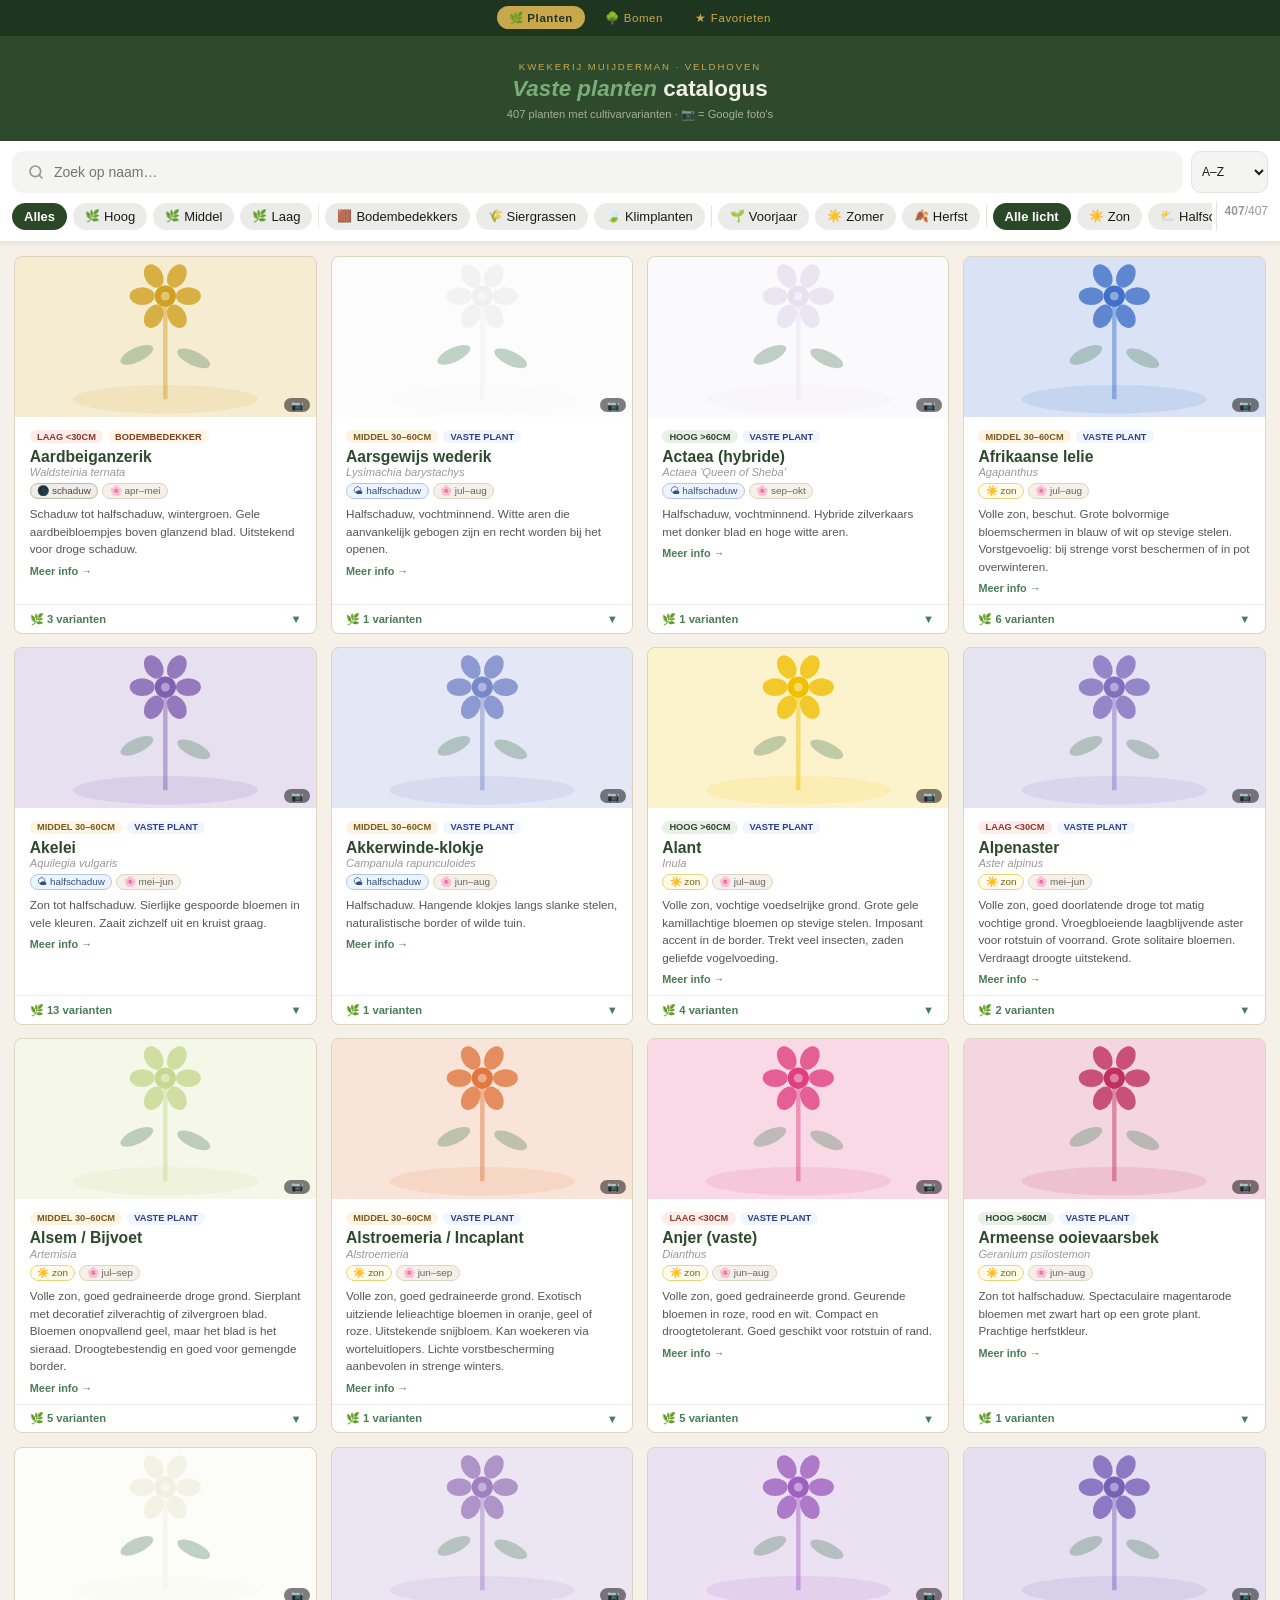
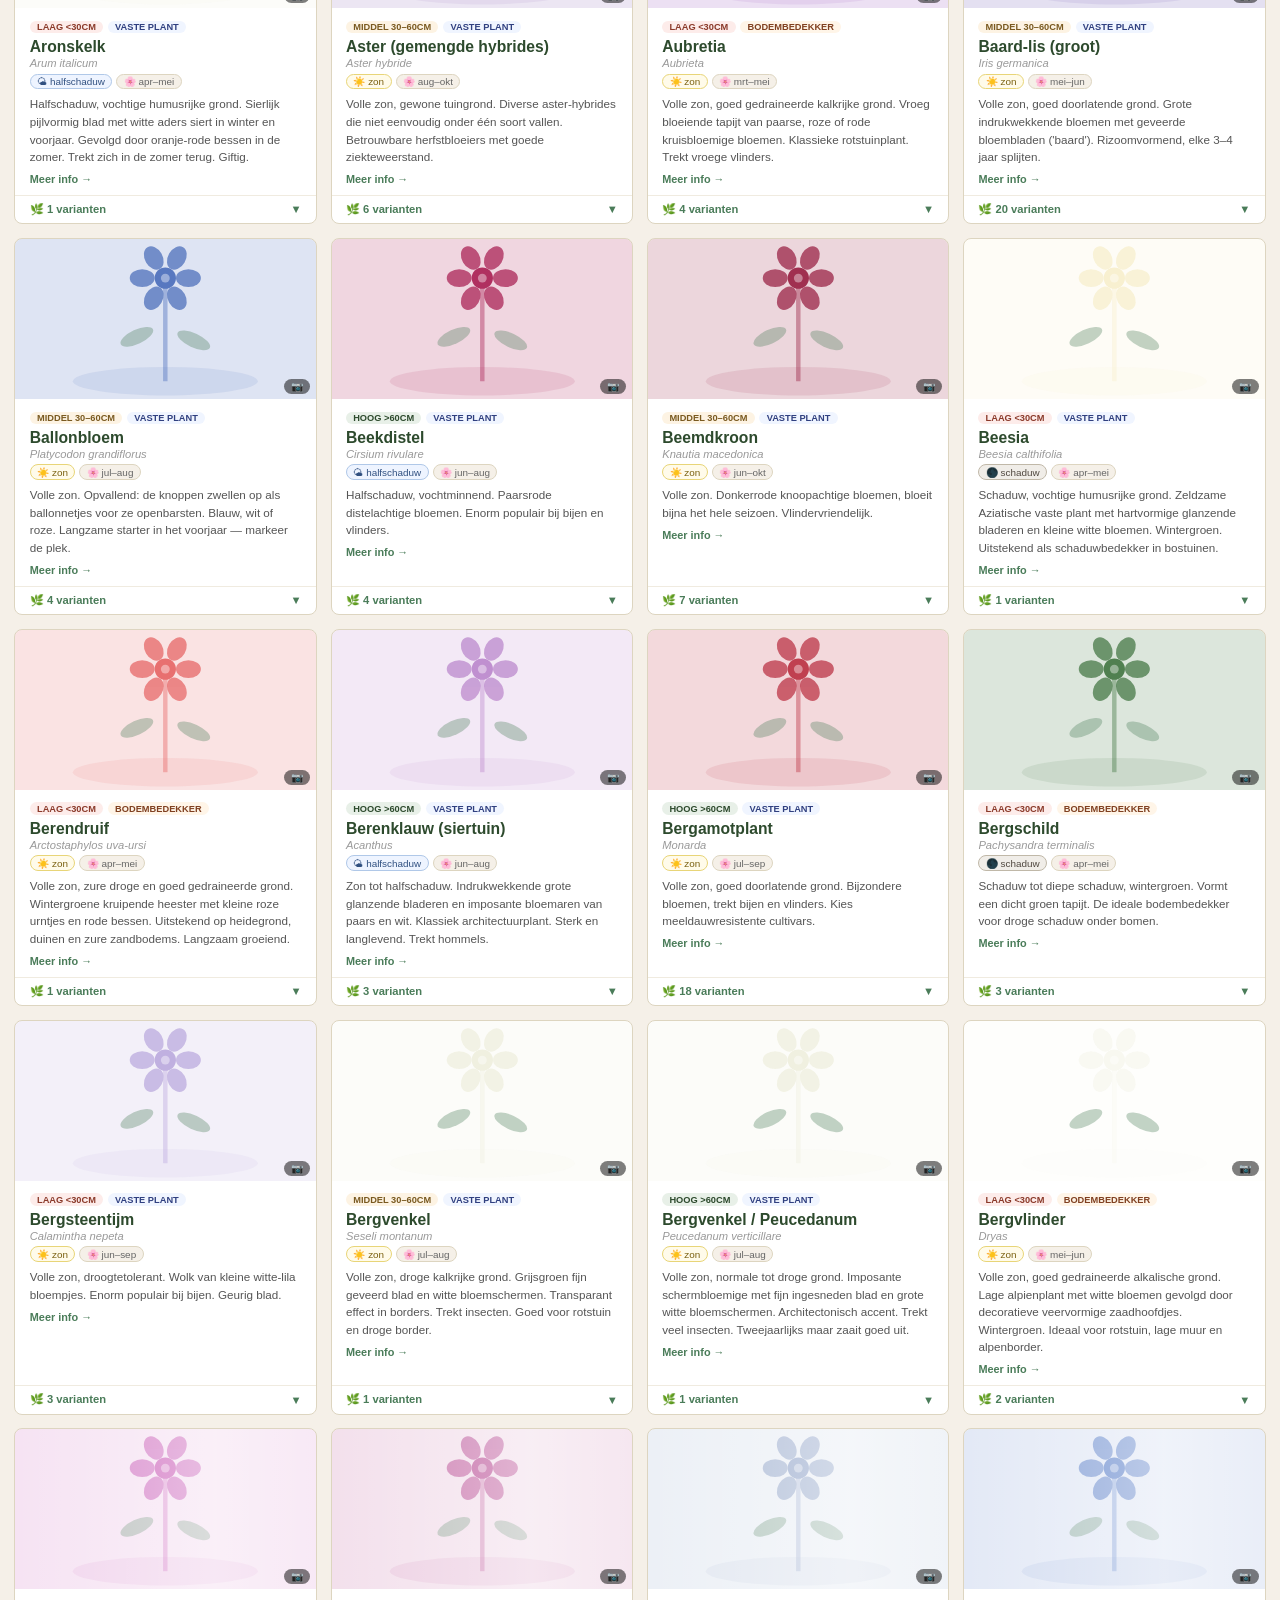
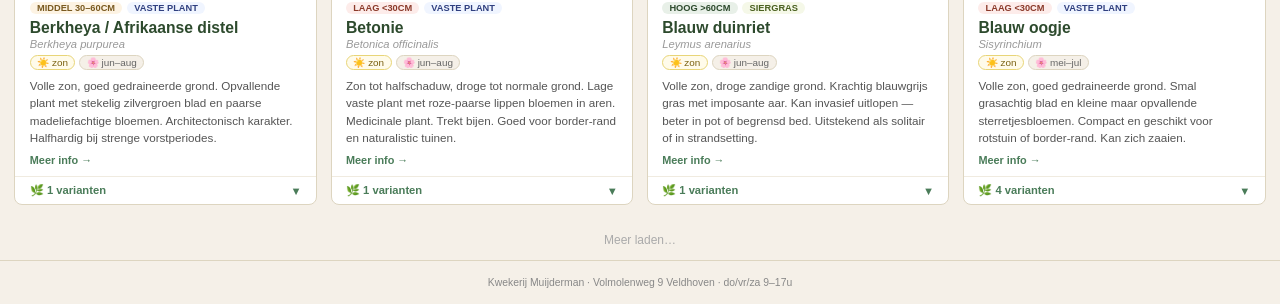
<file: index.html>
<!DOCTYPE html>
<html lang="nl">
<head>
<meta charset="UTF-8">
<meta name="viewport" content="width=device-width, initial-scale=1.0">
<title>Vaste Planten – Kwekerij Muijderman</title>
<link rel="stylesheet" href="css/shared.css">
<link rel="stylesheet" href="css/vaste-planten.css">
</head>
<body>

<nav>
  <a href="./index.html" class="actief">🌿 Planten</a>
  <a href="./bomen-heesters.html">🌳 Bomen</a>
  <a href="./favorieten.html">★ Favorieten</a>
</nav>

<header>
  <p class="sub">Kwekerij Muijderman · Veldhoven</p>
  <h1><em>Vaste planten</em> catalogus</h1>
  <p id="hdr-count"></p>
</header>

<div class="toolbar">
  <div class="toolbar-top">
    <div class="zoekbalk" id="zoekbalk">
      <svg width="16" height="16" viewBox="0 0 24 24" fill="none" stroke="#999" stroke-width="2.5" stroke-linecap="round"><circle cx="11" cy="11" r="8"/><line x1="21" y1="21" x2="16.65" y2="16.65"/></svg>
      <input id="search" type="search" placeholder="Zoek op naam…" autocomplete="off">
      <button id="search-clear" class="zoek-wis" aria-label="Wis zoekopdracht">✕</button>
    </div>
    <select id="sorteer">
      <option value="az">A–Z</option>
      <option value="za">Z–A</option>
      <option value="bloei">Bloeitijd</option>
    </select>
  </div>
  <div class="toolbar-chips-row">
    <div class="chips-scroll" id="chips-scroll">
      <button class="chip chip-actief" data-groep="hoogte" data-val="alles">Alles</button>
      <button class="chip" data-groep="hoogte" data-val="hoog"><span class="chip-emoji">🌿</span>Hoog</button>
      <button class="chip" data-groep="hoogte" data-val="middel"><span class="chip-emoji">🌿</span>Middel</button>
      <button class="chip" data-groep="hoogte" data-val="laag"><span class="chip-emoji">🌿</span>Laag</button>
      <div class="chip-divider"></div>
      <button class="chip" data-groep="type" data-val="bodembedekker"><span class="chip-emoji">🟫</span>Bodembedekkers</button>
      <button class="chip" data-groep="type" data-val="siergras"><span class="chip-emoji">🌾</span>Siergrassen</button>
      <button class="chip" data-groep="type" data-val="klimplant"><span class="chip-emoji">🍃</span>Klimplanten</button>
      <div class="chip-divider"></div>
      <button class="chip" data-groep="seizoen" data-val="voorjaar"><span class="chip-emoji">🌱</span>Voorjaar</button>
      <button class="chip" data-groep="seizoen" data-val="zomer"><span class="chip-emoji">☀️</span>Zomer</button>
      <button class="chip" data-groep="seizoen" data-val="herfst"><span class="chip-emoji">🍂</span>Herfst</button>
      <div class="chip-divider"></div>
      <button class="chip chip-actief" data-groep="licht" data-val="alle licht">Alle licht</button>
      <button class="chip" data-groep="licht" data-val="zon"><span class="chip-emoji">☀️</span>Zon</button>
      <button class="chip" data-groep="licht" data-val="halfschaduw"><span class="chip-emoji">⛅</span>Halfschaduw</button>
      <button class="chip" data-groep="licht" data-val="schaduw"><span class="chip-emoji">🌑</span>Schaduw</button>
      <div class="chip-divider"></div>
      <button class="chip" data-groep="fav" data-val="favorieten">★ Favorieten</button>
    </div>
    <div class="chip-teller">
      <div><span class="teller-getal" id="count">0</span><span class="teller-totaal" id="teller-totaal">/0</span></div>
      <button class="teller-wis" id="filter-wis">wis</button>
    </div>
  </div>
</div>

<div class="grid" id="grid"></div>
<div class="loader" id="loader"></div>
<footer>Kwekerij Muijderman · Volmolenweg 9 Veldhoven · do/vr/za 9–17u</footer>

<script src="js/shared.js"></script>
<script src="data/vaste-planten.js"></script>
<script src="js/vaste-planten.js"></script>
</body>
</html>
</file>
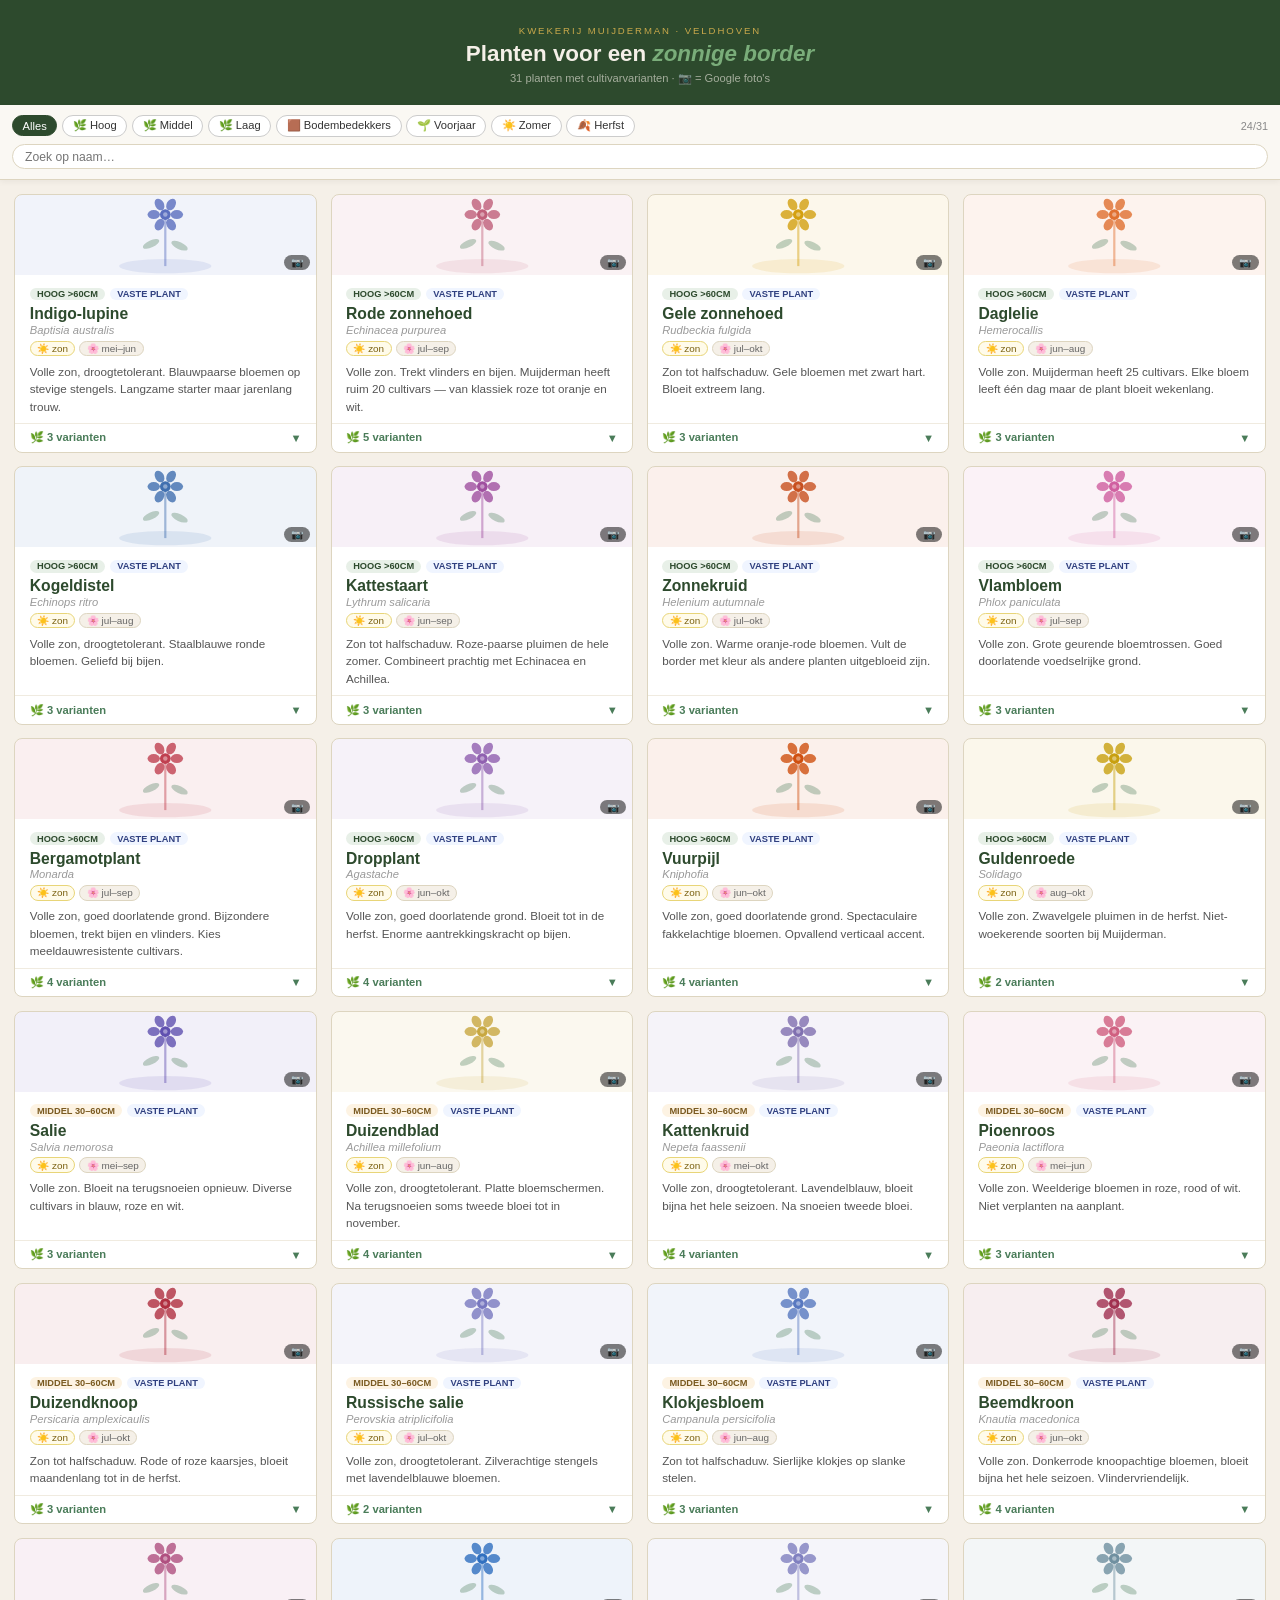
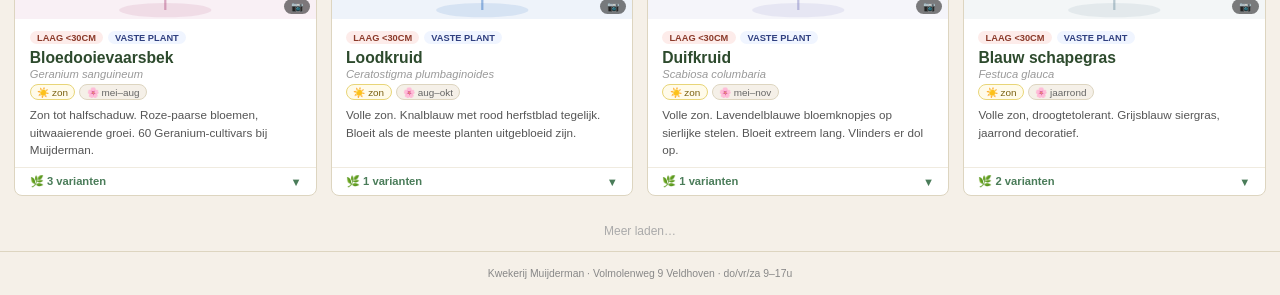
<file: Index.html>
<!DOCTYPE html>
<html lang="nl">
<head>
<meta charset="UTF-8">
<meta name="viewport" content="width=device-width, initial-scale=1.0">
<title>Zonnige Border – Kwekerij Muijderman</title>
<style>
*, *::before, *::after { box-sizing: border-box; margin: 0; padding: 0; }
body { font-family: sans-serif; background: #f5f0e8; color: #2a2a1e; min-height: 100vh; }

header { background: #2d4a2d; color: #f5f0e8; padding: 1.25rem 1.5rem; text-align: center; }
header .sub { font-size: 0.6rem; letter-spacing: 0.2em; text-transform: uppercase; color: #c8a84b; margin-bottom: 0.3rem; }
header h1 { font-size: 1.4rem; font-weight: bold; line-height: 1.2; }
header h1 em { color: #7aad7a; font-style: italic; }
header p { font-size: 0.7rem; color: rgba(245,240,232,0.6); margin-top: 0.3rem; }

.toolbar { background: #faf8f3; border-bottom: 1px solid #ddd5c0; padding: 0.6rem 0.75rem; position: sticky; top: 0; z-index: 10; box-shadow: 0 2px 6px rgba(0,0,0,0.05); display: flex; flex-direction: column; gap: 0.45rem; }
.filters { display: flex; flex-wrap: wrap; gap: 0.3rem; align-items: center; }
.filters button { border: 1px solid #ccc; background: white; color: #333; padding: 0.22rem 0.6rem; border-radius: 2rem; font-size: 0.7rem; cursor: pointer; transition: all 0.15s; }
.filters button.active { background: #2d4a2d; border-color: #2d4a2d; color: white; }
.count { margin-left: auto; font-size: 0.68rem; color: #888; white-space: nowrap; }
#search { border: 1px solid #ddd5c0; border-radius: 2rem; padding: 0.28rem 0.75rem; font-size: 0.76rem; outline: none; background: white; width: 100%; }

.grid { padding: 0.9rem; display: grid; grid-template-columns: repeat(auto-fill, minmax(240px, 1fr)); gap: 0.85rem; }

.card { background: white; border-radius: 8px; overflow: hidden; border: 1px solid #ddd5c0; display: flex; flex-direction: column; }
.card-img { position: relative; }
.card-img svg { width: 100%; height: 80px; display: block; }
.photo-link { position: absolute; bottom: 5px; right: 6px; background: rgba(0,0,0,0.5); color: white; font-size: 0.62rem; padding: 0.12rem 0.45rem; border-radius: 2rem; text-decoration: none; }
.card-body { padding: 0.8rem 0.9rem 0; flex: 1; }
.badges { display: flex; gap: 0.3rem; flex-wrap: wrap; margin-bottom: 0.3rem; }
.badge { font-size: 0.58rem; padding: 0.08rem 0.45rem; border-radius: 2rem; text-transform: uppercase; font-weight: 600; }
.badge-hoog { background: #e8f0e8; color: #2d4a2d; }
.badge-middel { background: #fdf3e3; color: #7a5a20; }
.badge-laag { background: #fdecea; color: #8b3a2a; }
.badge-vaste { background: #f0f5ff; color: #304080; }
.badge-bodem { background: #fff5e8; color: #804020; }
.card-name { font-size: 0.98rem; font-weight: bold; color: #2d4a2d; line-height: 1.2; }
.card-latin { font-style: italic; font-size: 0.7rem; color: #999; margin-bottom: 0.3rem; }
.pills { display: flex; gap: 0.25rem; flex-wrap: wrap; margin-bottom: 0.4rem; }
.pill { font-size: 0.62rem; padding: 0.08rem 0.4rem; border-radius: 2rem; }
.pill-sun { background: #fffbea; border: 1px solid #e8d578; color: #7a6010; }
.pill-bloom { background: #f5f0e8; border: 1px solid #ddd5c0; color: #666; }
.card-desc { font-size: 0.73rem; color: #555; line-height: 1.5; }
.cultivar-toggle { width: 100%; background: none; border: none; border-top: 1px solid #f0ebe0; margin-top: 0.5rem; padding: 0.45rem 0.9rem; text-align: left; cursor: pointer; font-size: 0.7rem; color: #4a7c59; font-weight: 600; display: flex; justify-content: space-between; align-items: center; }
.cultivars { border-top: 1px solid #f0ebe0; background: #faf8f3; padding: 0.5rem 0.9rem 0.7rem; display: none; }
.cultivars.open { display: block; }
.cultivar { margin-bottom: 0.5rem; padding-bottom: 0.5rem; border-bottom: 1px solid #ede8dc; }
.cultivar:last-child { margin-bottom: 0; padding-bottom: 0; border-bottom: none; }
.cv-header { display: flex; justify-content: space-between; align-items: flex-start; }
.cv-name { font-size: 0.75rem; font-weight: 600; color: #2d4a2d; }
.cv-height { font-size: 0.65rem; color: #888; margin-left: 0.35rem; }
.cv-photo { font-size: 0.65rem; color: #4a7c59; text-decoration: none; white-space: nowrap; margin-left: 0.4rem; }
.cv-color { display: flex; gap: 0.3rem; align-items: center; margin-top: 0.15rem; }
.cv-dot { width: 9px; height: 9px; border-radius: 50%; flex-shrink: 0; }
.cv-kleur { font-size: 0.65rem; color: #777; }
.cv-tip { font-size: 0.68rem; color: #666; margin-top: 0.18rem; line-height: 1.45; }

.loader { height: 40px; display: flex; align-items: center; justify-content: center; font-size: 0.75rem; color: #aaa; }
footer { text-align: center; padding: 1rem; font-size: 0.65rem; color: #888; border-top: 1px solid #ddd5c0; }

/* ============================================================
   PLANTEN TOEVOEGEN: kopieer een blok hieronder en pas aan.
   Velden: n=naam, l=latijn, h=hoog/middel/laag,
   s=voorjaar/zomer/herfst, b=bloeitijd, c=kleurcode (#rrggbb),
   cat=vaste plant/bodembedekker, d=beschrijving,
   cv=array van cultivars met name/kleur/hoogte/tip
   ============================================================ */
</style>
</head>
<body>

<header>
  <p class="sub">Kwekerij Muijderman · Veldhoven</p>
  <h1>Planten voor een <em>zonnige border</em></h1>
  <p id="hdr-count"></p>
</header>

<div class="toolbar">
  <div class="filters" id="filters">
    <button class="active" data-filter="all">Alles</button>
    <button data-filter="hoog">🌿 Hoog</button>
    <button data-filter="middel">🌿 Middel</button>
    <button data-filter="laag">🌿 Laag</button>
    <button data-filter="bodembedekker">🟫 Bodembedekkers</button>
    <button data-filter="voorjaar">🌱 Voorjaar</button>
    <button data-filter="zomer">☀️ Zomer</button>
    <button data-filter="herfst">🍂 Herfst</button>
    <span class="count" id="count"></span>
  </div>
  <input id="search" type="search" placeholder="Zoek op naam…">
</div>

<div class="grid" id="grid"></div>
<div class="loader" id="loader"></div>
<footer>Kwekerij Muijderman · Volmolenweg 9 Veldhoven · do/vr/za 9–17u</footer>

<script>
// ============================================================
// PLANTENLIJST — voeg hier planten toe of pas ze aan
// ============================================================
const PLANTS = [
  { n:"Indigo-lupine", l:"Baptisia australis", h:"hoog", s:"voorjaar", b:"mei–jun", c:"#5b6fbf", cat:"vaste plant", d:"Volle zon, droogtetolerant. Blauwpaarse bloemen op stevige stengels. Langzame starter maar jarenlang trouw.", cv:[{name:"australis",kleur:"blauwpaars",hoogte:"120cm",tip:"De klassieke soort, meest winterhard"},{name:"'Purple Smoke'",kleur:"blauwpaars",hoogte:"100cm",tip:"Rookpaarse stengels, iets compacter"},{name:"'Pale Spire'",kleur:"crèmewit",hoogte:"80cm",tip:"Elegante witte aren, smaller van vorm"}]},
  { n:"Rode zonnehoed", l:"Echinacea purpurea", h:"hoog", s:"zomer", b:"jul–sep", c:"#c0607a", cat:"vaste plant", d:"Volle zon. Trekt vlinders en bijen. Muijderman heeft ruim 20 cultivars — van klassiek roze tot oranje en wit.", cv:[{name:"'Magnus'",kleur:"roze-paars",hoogte:"90cm",tip:"Klassieker, platte horizontale bloemblaadjes"},{name:"'White Swan'",kleur:"wit",hoogte:"80cm",tip:"Stijlvolle witte variant met bruin hart"},{name:"'Tomato Soup'",kleur:"tomaatrood",hoogte:"75cm",tip:"Opvallende rode kleur, compact"},{name:"'Green Jewel'",kleur:"geelgroen",hoogte:"60cm",tip:"Bijzondere groene kleur, echte blikvanger"},{name:"'Rubinstern'",kleur:"robijnrood",hoogte:"90cm",tip:"Sterk terugbuigende bloemblaadjes"}]},
  { n:"Gele zonnehoed", l:"Rudbeckia fulgida", h:"hoog", s:"zomer", b:"jul–okt", c:"#d4a010", cat:"vaste plant", d:"Zon tot halfschaduw. Gele bloemen met zwart hart. Bloeit extreem lang.", cv:[{name:"'Goldsturm'",kleur:"geel",hoogte:"70cm",tip:"De absolute klassieker, zeer robuust"},{name:"'Little Goldstar'",kleur:"geel",hoogte:"40cm",tip:"Compact, ideaal voor kleinere borders"},{name:"subtomentosa",kleur:"geel",hoogte:"130cm",tip:"Hoge soort, sterk vertakt en rijk bloeiend"}]},
  { n:"Daglelie", l:"Hemerocallis", h:"hoog", s:"zomer", b:"jun–aug", c:"#e07030", cat:"vaste plant", d:"Volle zon. Muijderman heeft 25 cultivars. Elke bloem leeft één dag maar de plant bloeit wekenlang.", cv:[{name:"citrina",kleur:"lichtgeel",hoogte:"90cm",tip:"Heerlijk geurend, bloeit 's avonds"},{name:"'Arctic Snow'",kleur:"crèmewit",hoogte:"60cm",tip:"Zeldzame lichte kleur, lang bloeiend"},{name:"'Edge Ahead'",kleur:"lavendelpaars",hoogte:"60cm",tip:"Bijzondere paarse tint, brede bloem"}]},
  { n:"Kogeldistel", l:"Echinops ritro", h:"hoog", s:"zomer", b:"jul–aug", c:"#4070b0", cat:"vaste plant", d:"Volle zon, droogtetolerant. Staalblauwe ronde bloemen. Geliefd bij bijen.", cv:[{name:"ritro",kleur:"staalsblauw",hoogte:"90cm",tip:"De soort, stevige bolvormige bloemen"},{name:"'Veitch's Blue'",kleur:"diepblauw",hoogte:"100cm",tip:"Intensere blauwe kleur dan de soort"},{name:"'Platinum Blue'",kleur:"lichtblauw",hoogte:"80cm",tip:"Zilverachtige stengels, zachter blauw"}]},
  { n:"Kattestaart", l:"Lythrum salicaria", h:"hoog", s:"zomer", b:"jun–sep", c:"#a050a0", cat:"vaste plant", d:"Zon tot halfschaduw. Roze-paarse pluimen de hele zomer. Combineert prachtig met Echinacea en Achillea.", cv:[{name:"salicaria",kleur:"roze-paars",hoogte:"100cm",tip:"De wilde soort, meest naturalistisch"},{name:"'Feuerkerze'",kleur:"vuurrood",hoogte:"100cm",tip:"Intensere kleur dan de soort"},{name:"'Blush'",kleur:"lichtroze",hoogte:"80cm",tip:"Zachte pasteltint, eleganter van karakter"}]},
  { n:"Zonnekruid", l:"Helenium autumnale", h:"hoog", s:"herfst", b:"jul–okt", c:"#c85020", cat:"vaste plant", d:"Volle zon. Warme oranje-rode bloemen. Vult de border met kleur als andere planten uitgebloeid zijn.", cv:[{name:"'Moerheim Beauty'",kleur:"roodbruin",hoogte:"90cm",tip:"Rijke bruinrode kleur, klassiek"},{name:"'Sahin's Early Flowerer'",kleur:"oranje-geel",hoogte:"100cm",tip:"Bloeit al vanaf juni"},{name:"'Rubinzwerg'",kleur:"robijnrood",hoogte:"60cm",tip:"Compact, geen staken nodig"}]},
  { n:"Vlambloem", l:"Phlox paniculata", h:"hoog", s:"zomer", b:"jul–sep", c:"#d060a0", cat:"vaste plant", d:"Volle zon. Grote geurende bloemtrossen. Goed doorlatende voedselrijke grond.", cv:[{name:"'Amethyst'",kleur:"lila-paars",hoogte:"80cm",tip:"Klassiek lila, fraai geurend"},{name:"amplifolia 'Minnehaha'",kleur:"roze-wit",hoogte:"120cm",tip:"Grote trossen, meeldauwresistent"},{name:"amplifolia 'Kleine Augustern'",kleur:"lavendelroze",hoogte:"100cm",tip:"Compact, rijke bloei"}]},
  { n:"Bergamotplant", l:"Monarda", h:"hoog", s:"zomer", b:"jul–sep", c:"#c04050", cat:"vaste plant", d:"Volle zon, goed doorlatende grond. Bijzondere bloemen, trekt bijen en vlinders. Kies meeldauwresistente cultivars.", cv:[{name:"'Gardenview Scarlet'",kleur:"scharlakenrood",hoogte:"130cm",tip:"Groot en opvallend, vrij meeldauwvrij"},{name:"'Fireball'",kleur:"vuurrood",hoogte:"80cm",tip:"Compacte vorm, intensere kleur"},{name:"'Praerienacht'",kleur:"paarslila",hoogte:"120cm",tip:"Klassieke lila, goed winterhard"},{name:"'Schneewittchen'",kleur:"wit",hoogte:"100cm",tip:"Zeldzame witte variant, elegant"}]},
  { n:"Dropplant", l:"Agastache", h:"hoog", s:"zomer", b:"jun–okt", c:"#9060b0", cat:"vaste plant", d:"Volle zon, goed doorlatende grond. Bloeit tot in de herfst. Enorme aantrekkingskracht op bijen.", cv:[{name:"'Black Adder'",kleur:"blauwpaars",hoogte:"100cm",tip:"Lange donkere aren, zeer robuust"},{name:"'Blue Fortune'",kleur:"blauw",hoogte:"80cm",tip:"Klassiek, zeer lang bloeiend"},{name:"'Purple Haze'",kleur:"paars",hoogte:"80cm",tip:"Compact, stevige stelen"},{name:"'Little Adder'",kleur:"blauwpaars",hoogte:"40cm",tip:"Dwergvorm, ook voor kuipen"}]},
  { n:"Vuurpijl", l:"Kniphofia", h:"hoog", s:"zomer", b:"jun–okt", c:"#d05010", cat:"vaste plant", d:"Volle zon, goed doorlatende grond. Spectaculaire fakkelachtige bloemen. Opvallend verticaal accent.", cv:[{name:"'Alcazar'",kleur:"oranjerood",hoogte:"120cm",tip:"Indrukwekkende hoge soort"},{name:"'Orange Vanilla Popsicle'",kleur:"oranje-crème",hoogte:"60cm",tip:"Compact, tweekleurig"},{name:"'Little Maid'",kleur:"crèmewit",hoogte:"60cm",tip:"Subtiel, zachte crème-ivoor kleur"},{name:"'Redhot Popsicle'",kleur:"vuurrood",hoogte:"60cm",tip:"Compact en felrood, lange bloei"}]},
  { n:"Guldenroede", l:"Solidago", h:"hoog", s:"herfst", b:"aug–okt", c:"#c8a010", cat:"vaste plant", d:"Volle zon. Zwavelgele pluimen in de herfst. Niet-woekerende soorten bij Muijderman.", cv:[{name:"'Fireworks'",kleur:"zwavelgeel",hoogte:"140cm",tip:"Spectaculaire boogvormige bloeiwijze"},{name:"'Loysder Crown'",kleur:"lichtgeel",hoogte:"100cm",tip:"Compacter, elegantere pluimen"}]},
  { n:"Salie", l:"Salvia nemorosa", h:"middel", s:"zomer", b:"mei–sep", c:"#6050b0", cat:"vaste plant", d:"Volle zon. Bloeit na terugsnoeien opnieuw. Diverse cultivars in blauw, roze en wit.", cv:[{name:"'Caradonna'",kleur:"blauwpaars",hoogte:"80cm",tip:"Klassieker met donkere stengels"},{name:"'Rose Queen'",kleur:"roze",hoogte:"65cm",tip:"Warme roze tint, goede tweede bloei"},{name:"'Amethyst'",kleur:"lilaroze",hoogte:"70cm",tip:"Zachte pastellila, bloeit laat door"}]},
  { n:"Duizendblad", l:"Achillea millefolium", h:"middel", s:"zomer", b:"jun–aug", c:"#c8a840", cat:"vaste plant", d:"Volle zon, droogtetolerant. Platte bloemschermen. Na terugsnoeien soms tweede bloei tot in november.", cv:[{name:"'Paprika'",kleur:"rood-oranje",hoogte:"60cm",tip:"Warme rode kleur, verbleekt fraai naar zalm"},{name:"'Cerise Queen'",kleur:"donkerroze",hoogte:"60cm",tip:"Rijke donkerroze kleur"},{name:"'Lilac Beauty'",kleur:"lila",hoogte:"60cm",tip:"Zachte lila tint, fijne combinatieplant"},{name:"'Peter Cottontail'",kleur:"wit",hoogte:"50cm",tip:"Zeer rijke bloeier, sneeuwwit"}]},
  { n:"Kattenkruid", l:"Nepeta faassenii", h:"middel", s:"zomer", b:"mei–okt", c:"#8070b0", cat:"vaste plant", d:"Volle zon, droogtetolerant. Lavendelblauw, bloeit bijna het hele seizoen. Na snoeien tweede bloei.", cv:[{name:"'Walker's Low'",kleur:"lavendelblauw",hoogte:"60cm",tip:"Meest populair, breed uitwaaierend"},{name:"'Six Hills Giant'",kleur:"blauwpaars",hoogte:"80cm",tip:"Grootste cultivar, imposante plant"},{name:"'Kit Cat'",kleur:"lichtblauw",hoogte:"30cm",tip:"Compact, ideaal voor borderrand"},{name:"'Snowflake'",kleur:"wit",hoogte:"40cm",tip:"Zeldzame witte variant, fris karakter"}]},
  { n:"Pioenroos", l:"Paeonia lactiflora", h:"middel", s:"voorjaar", b:"mei–jun", c:"#d06080", cat:"vaste plant", d:"Volle zon. Weelderige bloemen in roze, rood of wit. Niet verplanten na aanplant.", cv:[{name:"lactiflora",kleur:"roze",hoogte:"80cm",tip:"De soort, enkelvoudig en luchtig"},{name:"'Sarah Bernhardt'",kleur:"zachtroze",hoogte:"90cm",tip:"Gevuld, heerlijk geurend, klassieker"},{name:"'Karl Rosenfield'",kleur:"donkerrood",hoogte:"90cm",tip:"Rijkgevuld, intens rood"}]},
  { n:"Duizendknoop", l:"Persicaria amplexicaulis", h:"middel", s:"zomer", b:"jul–okt", c:"#b03040", cat:"vaste plant", d:"Zon tot halfschaduw. Rode of roze kaarsjes, bloeit maandenlang tot in de herfst.", cv:[{name:"'Blackfield'",kleur:"donkerrood",hoogte:"80cm",tip:"Diep donkerrood, compact"},{name:"bistorta 'Superbum'",kleur:"lichtroze",hoogte:"70cm",tip:"Zachte roze kleur, vroegst bloeiend"},{name:"polymorpha",kleur:"roomwit",hoogte:"170cm",tip:"Grote struikachtige soort, imposant"}]},
  { n:"Russische salie", l:"Perovskia atriplicifolia", h:"middel", s:"zomer", b:"jul–okt", c:"#7878c0", cat:"vaste plant", d:"Volle zon, droogtetolerant. Zilverachtige stengels met lavendelblauwe bloemen.", cv:[{name:"atriplicifolia",kleur:"lavendelblauw",hoogte:"100cm",tip:"De soort, luchtig en sierlijk"},{name:"'Blue Spire'",kleur:"diepblauw",hoogte:"120cm",tip:"Intensere kleur, breed uitwaaierend"}]},
  { n:"Klokjesbloem", l:"Campanula persicifolia", h:"middel", s:"zomer", b:"jun–aug", c:"#5878c0", cat:"vaste plant", d:"Zon tot halfschaduw. Sierlijke klokjes op slanke stelen.", cv:[{name:"persicifolia",kleur:"blauw",hoogte:"80cm",tip:"De soort, klassiek lichtblauw"},{name:"persicifolia 'Alba'",kleur:"wit",hoogte:"80cm",tip:"Witte variant, fris en elegant"},{name:"poscharskyana",kleur:"lavendelblauw",hoogte:"20cm",tip:"Kruipende vorm, ideaal voor borderrand"}]},
  { n:"Beemdkroon", l:"Knautia macedonica", h:"middel", s:"zomer", b:"jun–okt", c:"#a03050", cat:"vaste plant", d:"Volle zon. Donkerrode knoopachtige bloemen, bloeit bijna het hele seizoen. Vlindervriendelijk.", cv:[{name:"macedonica",kleur:"donkerrood",hoogte:"100cm",tip:"De soort, meest robuust"},{name:"'Mars Midget'",kleur:"donkerrood",hoogte:"50cm",tip:"Compacte dwergvorm"},{name:"'Red Knight'",kleur:"scharlakenrood",hoogte:"80cm",tip:"Intensere rode kleur"},{name:"arvensis",kleur:"lila",hoogte:"80cm",tip:"Inheemse soort, lichter lila"}]},
  { n:"Bloedooievaarsbek", l:"Geranium sanguineum", h:"laag", s:"zomer", b:"mei–aug", c:"#b05080", cat:"vaste plant", d:"Zon tot halfschaduw. Roze-paarse bloemen, uitwaaierende groei. 60 Geranium-cultivars bij Muijderman.", cv:[{name:"sanguineum",kleur:"roze-paars",hoogte:"30cm",tip:"De soort, meest droogtetolerant"},{name:"'Vision Violet'",kleur:"violet",hoogte:"25cm",tip:"Intensere paarse kleur, compacte bol"},{name:"'Elke'",kleur:"roze",hoogte:"30cm",tip:"Helderroze met wit hart, lang bloeiend"}]},
  { n:"Loodkruid", l:"Ceratostigma plumbaginoides", h:"laag", s:"herfst", b:"aug–okt", c:"#3070c0", cat:"vaste plant", d:"Volle zon. Knalblauw met rood herfstblad tegelijk. Bloeit als de meeste planten uitgebloeid zijn.", cv:[{name:"plumbaginoides",kleur:"kobaltblauw",hoogte:"25cm",tip:"Uitstekende bodembedekker, wintergroen"}]},
  { n:"Duifkruid", l:"Scabiosa columbaria", h:"laag", s:"zomer", b:"mei–nov", c:"#8080c0", cat:"vaste plant", d:"Volle zon. Lavendelblauwe bloemknopjes op sierlijke stelen. Bloeit extreem lang. Vlinders er dol op.", cv:[{name:"'Butterfly Blue'",kleur:"lavendelblauw",hoogte:"35cm",tip:"Langstbloeiende cultivar, mei tot november"}]},
  { n:"Blauw schapegras", l:"Festuca glauca", h:"laag", s:"zomer", b:"jaarrond", c:"#7090a0", cat:"vaste plant", d:"Volle zon, droogtetolerant. Grijsblauw siergras, jaarrond decoratief.", cv:[{name:"glauca",kleur:"grijsblauw",hoogte:"25cm",tip:"Compacte bol, jaarrond mooi"},{name:"'Eisvogel'",kleur:"ijsblauw",hoogte:"30cm",tip:"Intenser blauw, iets groter formaat"}]},
  { n:"Stachys", l:"Stachys byzantina", h:"laag", s:"zomer", b:"jun–aug", c:"#a0a0c0", cat:"vaste plant", d:"Volle zon, droogtetolerant. Prachtig zilvergrijs wollig blad. Wintergroen.", cv:[{name:"byzantina",kleur:"lila",hoogte:"40cm",tip:"De soort, bloeit met lila aren"},{name:"'Silver Carpet'",kleur:"geen bloei",hoogte:"20cm",tip:"Puur zilvergrijs, geen bloemen"},{name:"'Summer Sweets'",kleur:"lichtroze",hoogte:"40cm",tip:"Herbloei in september"}]},
  { n:"Rotsooievaarsbek", l:"Geranium macrorrhizum", h:"laag", s:"voorjaar", b:"mei–jul", c:"#c06080", cat:"bodembedekker", d:"Zon tot schaduw. Een van de sterkste bodembedekkers. Geurig blad, mooie herfstkleur.", cv:[{name:"'Spessart'",kleur:"wit-roze",hoogte:"30cm",tip:"Sterkste en meest gebruikte cultivar"},{name:"'Ingwersen's Variety'",kleur:"lichtroze",hoogte:"30cm",tip:"Zachtroze, elegant van kleur"},{name:"'Bevan's Variety'",kleur:"cerise-roze",hoogte:"25cm",tip:"Intensere roze kleur, compacter"}]},
  { n:"Cambridge-ooievaarsbek", l:"Geranium cantabrigiense", h:"laag", s:"voorjaar", b:"mei–jul", c:"#d07090", cat:"bodembedekker", d:"Volle zon tot halfschaduw. Halfwintergroen, compact tapijt. Droogtetolerant. Geurig blad.", cv:[{name:"'Karmina'",kleur:"donkerroze",hoogte:"25cm",tip:"Rijke donkerroze kleur, sterk"},{name:"'St. Ola'",kleur:"wit",hoogte:"25cm",tip:"Witte variant, fris en elegant"},{name:"'Biokovo'",kleur:"wit-roze",hoogte:"20cm",tip:"Heel laag, dicht tapijt, populair"}]},
  { n:"Kruipend zenegroen", l:"Ajuga reptans", h:"laag", s:"voorjaar", b:"apr–jun", c:"#5060a0", cat:"bodembedekker", d:"Zon tot halfschaduw. Snelgroeiende wintergroene bodembedekker met blauwe bloeiaren in het voorjaar.", cv:[{name:"'Atropurpurea'",kleur:"blauw",hoogte:"15cm",tip:"Opvallend bronsrood blad, klassiek"},{name:"'Black Scallop'",kleur:"blauw",hoogte:"15cm",tip:"Bijna zwart blad, meest donkere cultivar"},{name:"'Catlin's Giant'",kleur:"blauw",hoogte:"25cm",tip:"Groter blad en bloemen"},{name:"'Burgundy Glow'",kleur:"blauw",hoogte:"15cm",tip:"Veelkleurig blad in roze, wit en groen"}]},
  { n:"Brunel", l:"Prunella grandiflora", h:"laag", s:"zomer", b:"jun–sep", c:"#8050a0", cat:"bodembedekker", d:"Volle zon tot halfschaduw. Sterke wintergroene bodembedekker. Bij- en vlinderplant.", cv:[{name:"grandiflora",kleur:"lila-paars",hoogte:"25cm",tip:"De soort, meest robuust"},{name:"'Inshriach Ruby'",kleur:"rozerood",hoogte:"25cm",tip:"Warme rozerode kleur, lang bloeiend"},{name:"'Summer Daze'",kleur:"roze",hoogte:"25cm",tip:"Zachte roze kleur, compacte groei"},{name:"pinnatifida",kleur:"lila",hoogte:"20cm",tip:"Fijner gesneden blad, delicater"}]},
  { n:"Kruiptijm", l:"Thymus serpyllum", h:"laag", s:"zomer", b:"jun–aug", c:"#c060a0", cat:"bodembedekker", d:"Volle zon verplicht, droogtetolerant. Vormt een dicht geurig tapijt. Bijenvriendelijk. Ook tussen tegels.", cv:[{name:"serpyllum",kleur:"roze-lila",hoogte:"5cm",tip:"De soort, sterkst tapijtvormend"},{name:"'Coccineus'",kleur:"scharlakenrood",hoogte:"5cm",tip:"Felrood, meest opvallende kleur"},{name:"praecox 'Albiflorus'",kleur:"wit",hoogte:"5cm",tip:"Witte variant, fris en zeldzaam"},{name:"praecox 'Red Carpet'",kleur:"rood",hoogte:"5cm",tip:"Compact rood tapijt, rijke bloei"}]},
  { n:"Ganzerik", l:"Potentilla", h:"laag", s:"zomer", b:"mei–aug", c:"#d0a020", cat:"bodembedekker", d:"Volle zon, droogtetolerant. Gele of oranje rozetbloemen. Sterk voor warme, droge plekken.", cv:[{name:"aurea",kleur:"geel",hoogte:"10cm",tip:"Goudgeel, laagste soort, dicht tapijt"},{name:"'Volcan'",kleur:"oranje-rood",hoogte:"25cm",tip:"Warme oranje-rode kleur, opvallend"},{name:"'William Rollisson'",kleur:"oranje-rood",hoogte:"25cm",tip:"Gevuld, warme oranje kleur"},{name:"tonguei",kleur:"abrikoos",hoogte:"10cm",tip:"Warmabrikoos met rood hart, kruipend"}]},
];
// ============================================================
// EINDE PLANTENLIJST
// ============================================================

const PAGE = 8;
let filter = "all", query = "", page = 1, filtered = [];

function flower(c) {
  const pts = [0,60,120,180,240,300].map(a => {
    const x = 60 + 13*Math.cos(a*Math.PI/180), y = 22 + 13*Math.sin(a*Math.PI/180);
    return `<ellipse cx="${x.toFixed(1)}" cy="${y.toFixed(1)}" rx="7" ry="5" fill="${c}" opacity="0.8" transform="rotate(${a},${x.toFixed(1)},${y.toFixed(1)})"/>`;
  }).join('');
  return `<svg viewBox="0 0 120 90" style="background:${c}15">
    <ellipse cx="60" cy="80" rx="52" ry="8" fill="${c}20"/>
    <line x1="60" y1="80" x2="60" y2="22" stroke="${c}77" stroke-width="2.5"/>
    <ellipse cx="44" cy="55" rx="10" ry="4" fill="#4a7c5955" transform="rotate(-25,44,55)"/>
    <ellipse cx="76" cy="57" rx="10" ry="4" fill="#4a7c5955" transform="rotate(25,76,57)"/>
    ${pts}
    <circle cx="60" cy="22" r="6" fill="${c}"/>
    <circle cx="60" cy="22" r="2.5" fill="white" opacity="0.4"/>
  </svg>`;
}

function glink(l, cv) {
  return `https://www.google.com/search?q=${encodeURIComponent(l+' '+cv+' tuin border')}&tbm=isch`;
}

function cardHTML(p) {
  const hBg = {hoog:'#e8f0e8',middel:'#fdf3e3',laag:'#fdecea'};
  const hTx = {hoog:'#2d4a2d',middel:'#7a5a20',laag:'#8b3a2a'};
  const hLb = {hoog:'Hoog >60cm',middel:'Middel 30–60cm',laag:'Laag <30cm'};
  const cvHTML = p.cv.map(cv => `
    <div class="cultivar">
      <div class="cv-header">
        <div><span class="cv-name">${cv.name}</span><span class="cv-height">· ${cv.hoogte}</span></div>
        <a class="cv-photo" href="${glink(p.l,cv.name)}" target="_blank" rel="noopener">📷 foto</a>
      </div>
      <div class="cv-color"><span class="cv-dot" style="background:${p.c}"></span><span class="cv-kleur">${cv.kleur}</span></div>
      <div class="cv-tip">${cv.tip}</div>
    </div>`).join('');
  return `<div class="card">
    <div class="card-img">
      ${flower(p.c)}
      <a class="photo-link" href="${glink(p.l,'')}" target="_blank" rel="noopener">📷</a>
    </div>
    <div class="card-body">
      <div class="badges">
        <span class="badge badge-${p.h}" style="background:${hBg[p.h]};color:${hTx[p.h]}">${hLb[p.h]}</span>
        <span class="badge ${p.cat==='bodembedekker'?'badge-bodem':'badge-vaste'}">${p.cat}</span>
      </div>
      <div class="card-name">${p.n}</div>
      <div class="card-latin">${p.l}</div>
      <div class="pills">
        <span class="pill pill-sun">☀️ zon</span>
        <span class="pill pill-bloom">🌸 ${p.b}</span>
      </div>
      <div class="card-desc">${p.d}</div>
    </div>
    <button class="cultivar-toggle" onclick="this.nextElementSibling.classList.toggle('open');this.querySelector('.arr').textContent=this.nextElementSibling.classList.contains('open')?'▲':'▼'">
      <span>🌿 ${p.cv.length} varianten</span><span class="arr">▼</span>
    </button>
    <div class="cultivars">${cvHTML}</div>
  </div>`;
}

function applyFilter() {
  filtered = PLANTS.filter(p => {
    const mf = filter==='all' || p.h===filter || p.s===filter || (filter==='bodembedekker' && p.cat==='bodembedekker');
    const ms = query==='' || p.n.toLowerCase().includes(query) || p.l.toLowerCase().includes(query);
    return mf && ms;
  });
  page = 1;
  document.getElementById('grid').innerHTML = '';
  renderMore();
}

function renderMore() {
  const grid = document.getElementById('grid');
  const loader = document.getElementById('loader');
  const slice = filtered.slice((page-1)*PAGE, page*PAGE);
  grid.insertAdjacentHTML('beforeend', slice.map(cardHTML).join(''));
  const shown = Math.min(page*PAGE, filtered.length);
  document.getElementById('count').textContent = shown + '/' + filtered.length;
  document.getElementById('hdr-count').textContent = PLANTS.length + ' planten met cultivarvarianten · 📷 = Google foto\'s';
  if (shown < filtered.length) {
    loader.textContent = 'Meer laden…';
  } else {
    loader.textContent = filtered.length > 0 ? '— alle ' + filtered.length + ' planten getoond —' : 'Geen planten gevonden';
  }
  page++;
}

// Infinite scroll
const obs = new IntersectionObserver(entries => {
  if (entries[0].isIntersecting && page*PAGE <= filtered.length+PAGE) renderMore();
}, { threshold: 0.1 });
obs.observe(document.getElementById('loader'));

// Filter buttons
document.getElementById('filters').addEventListener('click', e => {
  const btn = e.target.closest('button');
  if (!btn) return;
  document.querySelectorAll('.filters button').forEach(b => b.classList.remove('active'));
  btn.classList.add('active');
  filter = btn.dataset.filter;
  applyFilter();
});

// Search
let debounce;
document.getElementById('search').addEventListener('input', e => {
  clearTimeout(debounce);
  debounce = setTimeout(() => { query = e.target.value.toLowerCase(); applyFilter(); }, 200);
});

// Init
applyFilter();
</script>
</body>
</html>
</file>
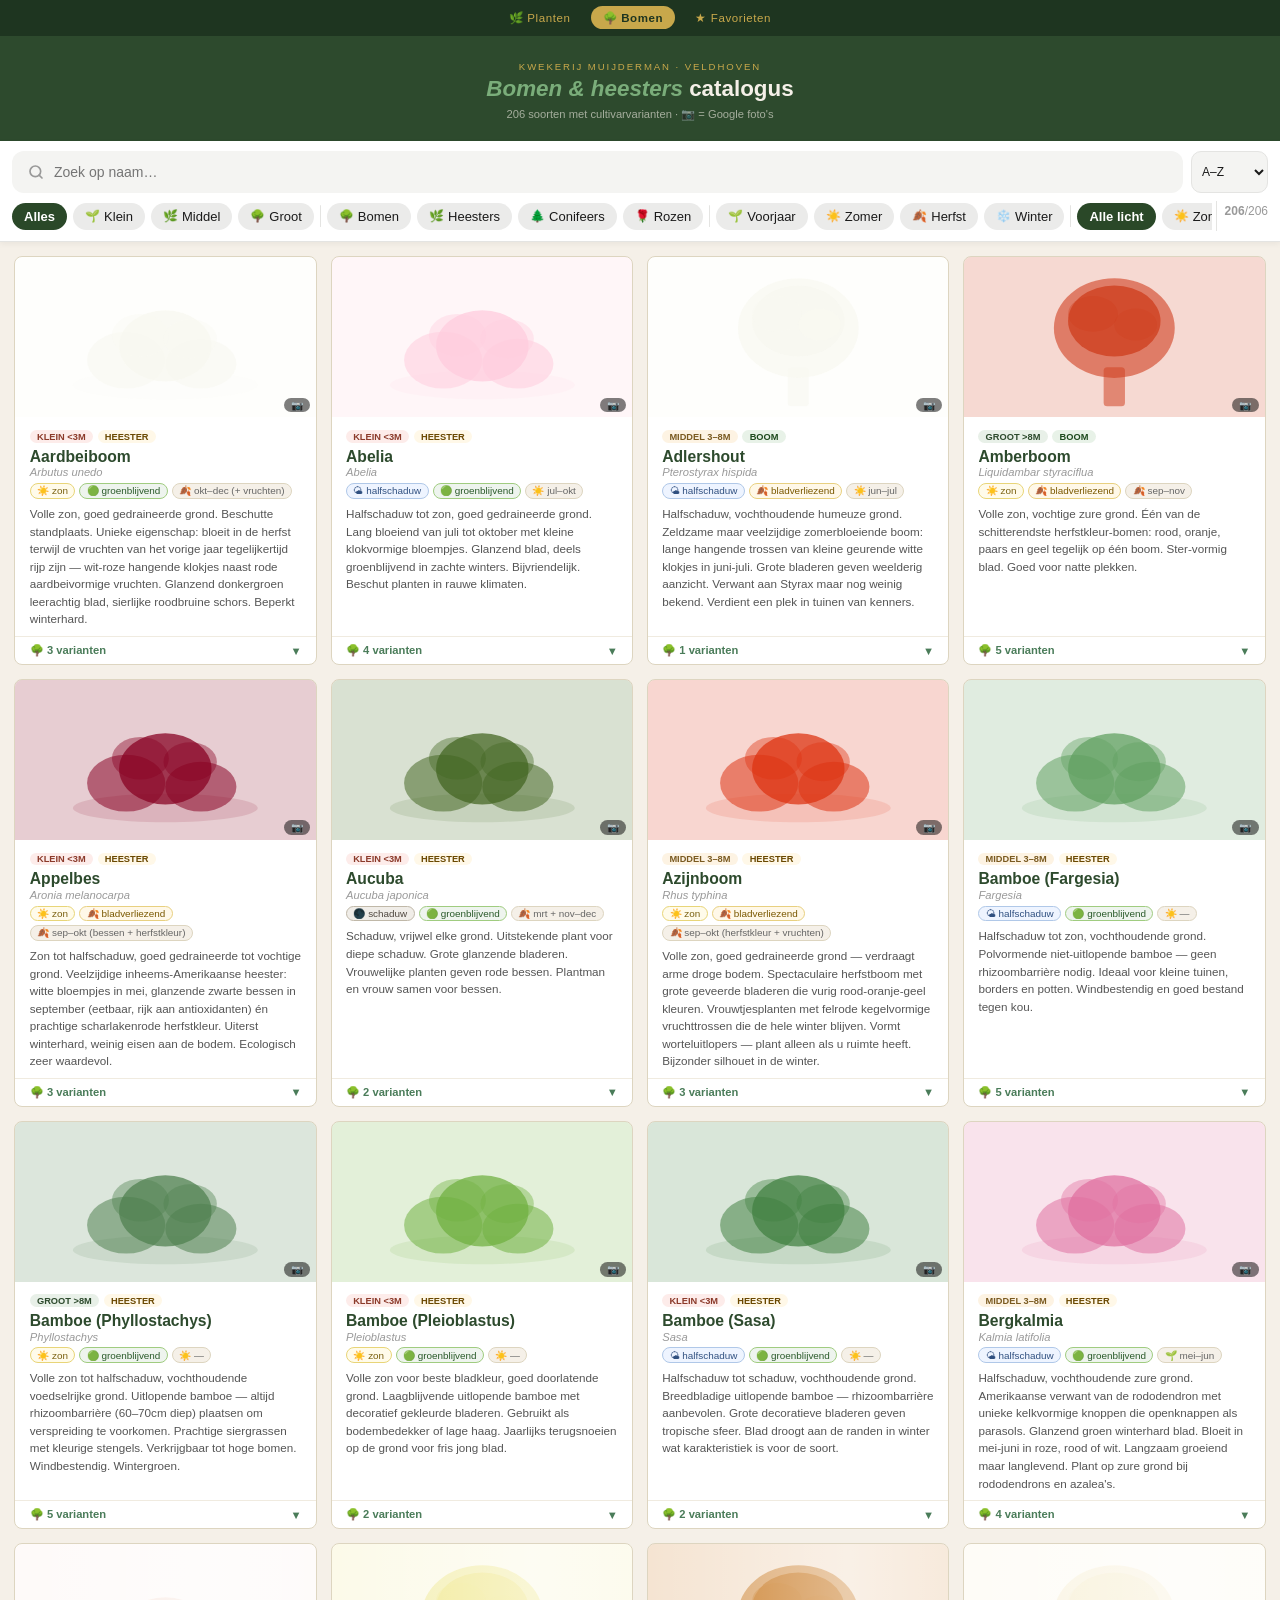
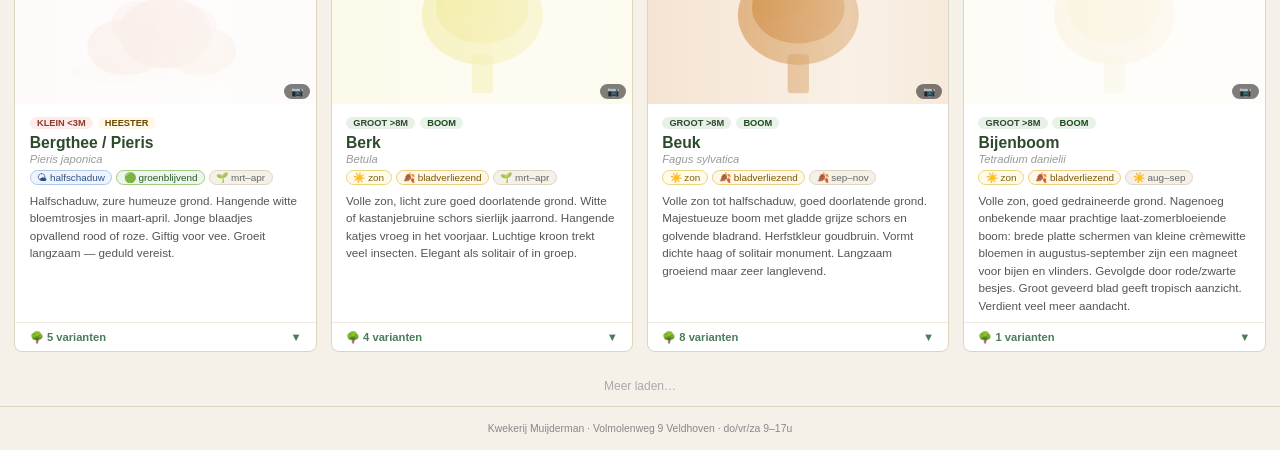
<file: bomen-heesters.html>
<!DOCTYPE html>
<html lang="nl">
<head>
<meta charset="UTF-8">
<meta name="viewport" content="width=device-width, initial-scale=1.0">
<title>Bomen &amp; Heesters – Kwekerij Muijderman</title>
<link rel="stylesheet" href="css/shared.css">
<link rel="stylesheet" href="css/bomen-heesters.css">
</head>
<body>

<nav>
  <a href="./index.html">🌿 Planten</a>
  <a href="./bomen-heesters.html" class="actief">🌳 Bomen</a>
  <a href="./favorieten.html">★ Favorieten</a>
</nav>

<header>
  <p class="sub">Kwekerij Muijderman · Veldhoven</p>
  <h1><em>Bomen &amp; heesters</em> catalogus</h1>
  <p id="hdr-count"></p>
</header>

<div class="toolbar">
  <div class="toolbar-top">
    <div class="zoekbalk" id="zoekbalk">
      <svg width="16" height="16" viewBox="0 0 24 24" fill="none" stroke="#999" stroke-width="2.5" stroke-linecap="round"><circle cx="11" cy="11" r="8"/><line x1="21" y1="21" x2="16.65" y2="16.65"/></svg>
      <input id="search" type="search" placeholder="Zoek op naam…" autocomplete="off">
      <button id="search-clear" class="zoek-wis" aria-label="Wis zoekopdracht">✕</button>
    </div>
    <select id="sorteer">
      <option value="az">A–Z</option>
      <option value="za">Z–A</option>
      <option value="grootte">Grootte</option>
      <option value="bloei">Bloeitijd</option>
    </select>
  </div>
  <div class="toolbar-chips-row">
    <div class="chips-scroll" id="chips-scroll">
      <button class="chip chip-actief" data-groep="grootte" data-val="alles">Alles</button>
      <button class="chip" data-groep="grootte" data-val="klein"><span class="chip-emoji">🌱</span>Klein</button>
      <button class="chip" data-groep="grootte" data-val="middel"><span class="chip-emoji">🌿</span>Middel</button>
      <button class="chip" data-groep="grootte" data-val="groot"><span class="chip-emoji">🌳</span>Groot</button>
      <div class="chip-divider"></div>
      <button class="chip" data-groep="type" data-val="boom"><span class="chip-emoji">🌳</span>Bomen</button>
      <button class="chip" data-groep="type" data-val="heester"><span class="chip-emoji">🌿</span>Heesters</button>
      <button class="chip" data-groep="type" data-val="conifeer"><span class="chip-emoji">🌲</span>Conifeers</button>
      <button class="chip" data-groep="type" data-val="rosa"><span class="chip-emoji">🌹</span>Rozen</button>
      <div class="chip-divider"></div>
      <button class="chip" data-groep="seizoen" data-val="voorjaar"><span class="chip-emoji">🌱</span>Voorjaar</button>
      <button class="chip" data-groep="seizoen" data-val="zomer"><span class="chip-emoji">☀️</span>Zomer</button>
      <button class="chip" data-groep="seizoen" data-val="herfst"><span class="chip-emoji">🍂</span>Herfst</button>
      <button class="chip" data-groep="seizoen" data-val="winter"><span class="chip-emoji">❄️</span>Winter</button>
      <div class="chip-divider"></div>
      <button class="chip chip-actief" data-groep="licht" data-val="alle licht">Alle licht</button>
      <button class="chip" data-groep="licht" data-val="zon"><span class="chip-emoji">☀️</span>Zon</button>
      <button class="chip" data-groep="licht" data-val="halfschaduw"><span class="chip-emoji">⛅</span>Halfschaduw</button>
      <button class="chip" data-groep="licht" data-val="schaduw"><span class="chip-emoji">🌑</span>Schaduw</button>
      <div class="chip-divider"></div>
      <button class="chip chip-actief" data-groep="blad" data-val="alle blad">Alle blad</button>
      <button class="chip" data-groep="blad" data-val="bladverliezend"><span class="chip-emoji">🍂</span>Bladverliezend</button>
      <button class="chip" data-groep="blad" data-val="groenblijvend"><span class="chip-emoji">🟢</span>Groenblijvend</button>
      <div class="chip-divider"></div>
      <button class="chip" data-groep="fav" data-val="favorieten">★ Favorieten</button>
    </div>
    <div class="chip-teller">
      <div><span class="teller-getal" id="count">0</span><span class="teller-totaal" id="teller-totaal">/0</span></div>
      <button class="teller-wis" id="filter-wis">wis</button>
    </div>
  </div>
</div>

<div class="grid" id="grid"></div>
<div class="loader" id="loader"></div>
<footer>Kwekerij Muijderman · Volmolenweg 9 Veldhoven · do/vr/za 9–17u</footer>

<script src="js/shared.js"></script>
<script src="data/bomen-heesters.js"></script>
<script src="js/bomen-heesters.js"></script>
</body>
</html>
</file>
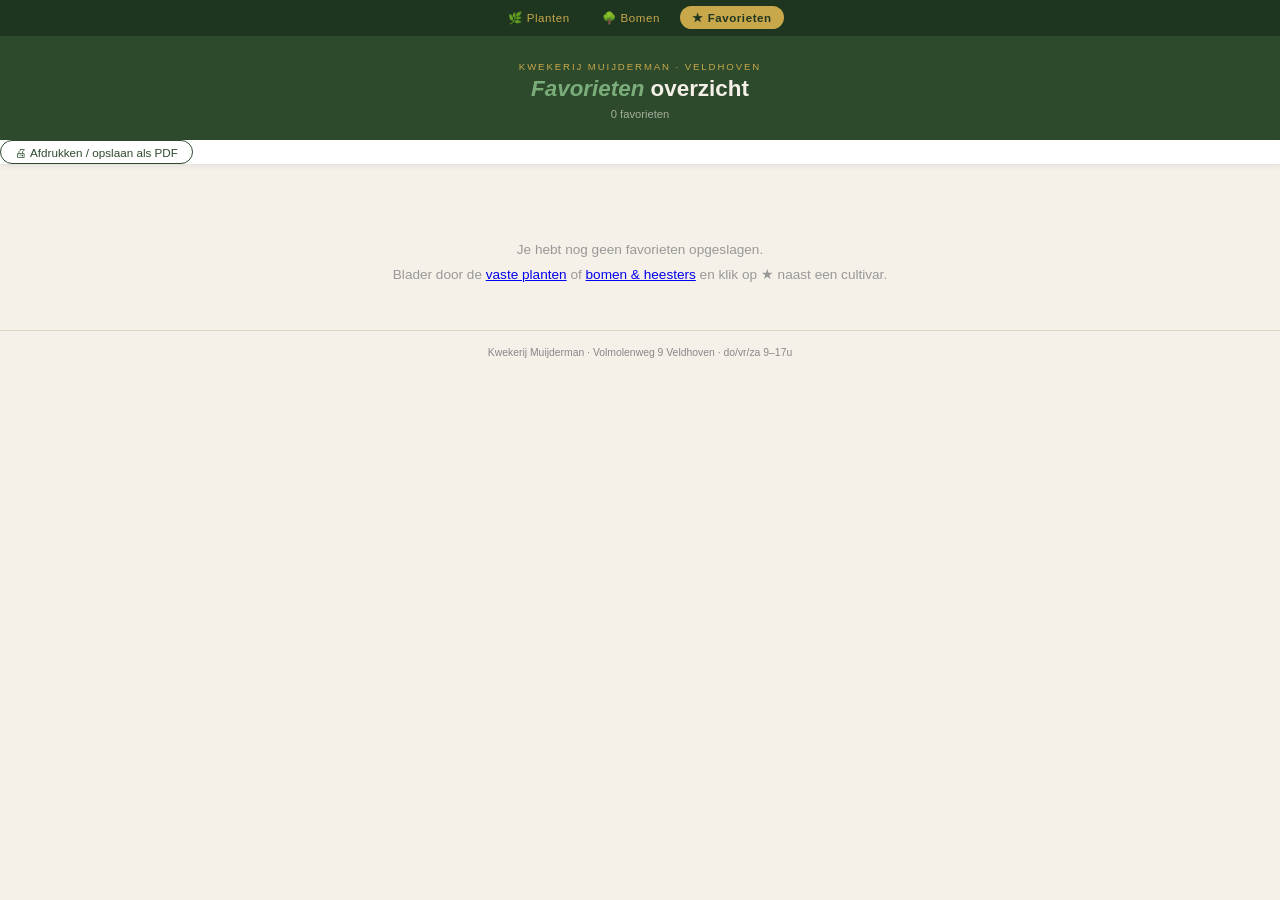
<file: favorieten.html>
<!DOCTYPE html>
<html lang="nl">
<head>
<meta charset="UTF-8">
<meta name="viewport" content="width=device-width, initial-scale=1.0">
<title>Favorieten – Kwekerij Muijderman</title>
<link rel="stylesheet" href="css/shared.css">
<link rel="stylesheet" href="css/vaste-planten.css">
<link rel="stylesheet" href="css/bomen-heesters.css">
<link rel="stylesheet" href="css/favorieten.css">
</head>
<body>

<nav>
  <a href="./index.html">🌿 Planten</a>
  <a href="./bomen-heesters.html">🌳 Bomen</a>
  <a href="./favorieten.html" class="actief">★ Favorieten</a>
</nav>

<header>
  <p class="sub">Kwekerij Muijderman · Veldhoven</p>
  <h1><em>Favorieten</em> overzicht</h1>
  <p id="fav-teller"></p>
</header>

<div class="toolbar">
  <div class="fav-toolbar-acties">
    <button id="btn-print">🖨 Afdrukken / opslaan als PDF</button>
  </div>
</div>

<div class="grid" id="fav-grid"></div>

<div id="fav-leeg" class="empty-msg" hidden>
  <p>Je hebt nog geen favorieten opgeslagen.</p>
  <p style="margin-top:0.6rem">Blader door de <a href="./index.html">vaste planten</a> of <a href="./bomen-heesters.html">bomen &amp; heesters</a> en klik op ★ naast een cultivar.</p>
</div>

<footer>Kwekerij Muijderman · Volmolenweg 9 Veldhoven · do/vr/za 9–17u</footer>

<script src="js/shared.js"></script>
<script src="data/vaste-planten.js"></script>
<script>var PLANTS_VP = PLANTS;</script>
<script src="data/bomen-heesters.js"></script>
<script>var PLANTS_BH = PLANTS;</script>
<script src="js/favorieten.js"></script>
</body>
</html>
</file>
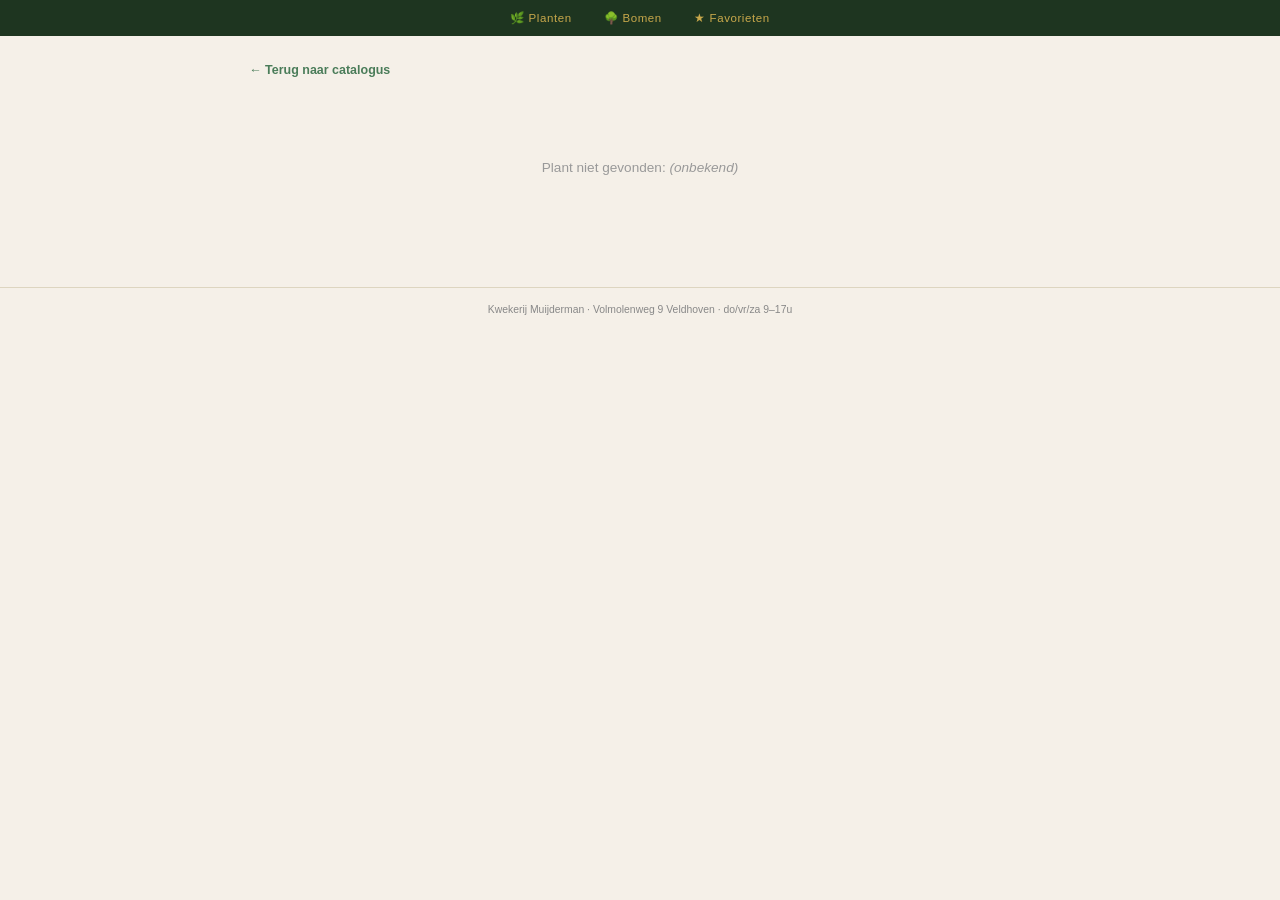
<file: genus.html>
<!DOCTYPE html>
<html lang="nl">
<head>
<meta charset="UTF-8">
<meta name="viewport" content="width=device-width, initial-scale=1.0">
<title>Plantdetail – Kwekerij Muijderman</title>
<link rel="stylesheet" href="css/shared.css">
<link rel="stylesheet" href="css/vaste-planten.css">
<link rel="stylesheet" href="css/bomen-heesters.css">
<link rel="stylesheet" href="css/genus.css">
</head>
<body>

<nav>
  <a href="./index.html">🌿 Planten</a>
  <a href="./bomen-heesters.html">🌳 Bomen</a>
  <a href="./favorieten.html">★ Favorieten</a>
</nav>

<div id="detail-container"></div>

<footer>Kwekerij Muijderman · Volmolenweg 9 Veldhoven · do/vr/za 9–17u</footer>

<script src="js/shared.js"></script>
<script src="data/vaste-planten.js"></script>
<script>var PLANTS_VP = PLANTS;</script>
<script src="data/bomen-heesters.js"></script>
<script>var PLANTS_BH = PLANTS;</script>
<script src="js/genus.js"></script>
</body>
</html>
</file>
<file: css/shared.css>
*, *::before, *::after { box-sizing: border-box; margin: 0; padding: 0; }
body { font-family: sans-serif; background: #f5f0e8; color: #2a2a1e; min-height: 100vh; }

nav { background: #1e3520; display: flex; justify-content: center; gap: 0.5rem; padding: 0.4rem 1rem; }
nav a { color: #c8a84b; font-size: 0.72rem; text-decoration: none; padding: 0.22rem 0.7rem; border-radius: 2rem; border: 1px solid transparent; letter-spacing: 0.05em; }
nav a:hover { border-color: #c8a84b; }
nav a.actief { background: #c8a84b; color: #1e3520; font-weight: bold; }

header { background: #2d4a2d; color: #f5f0e8; padding: 1.25rem 1.5rem; text-align: center; }
header .sub { font-size: 0.6rem; letter-spacing: 0.2em; text-transform: uppercase; color: #c8a84b; margin-bottom: 0.3rem; }
header h1 { font-size: 1.4rem; font-weight: bold; line-height: 1.2; }
header h1 em { color: #7aad7a; font-style: italic; }
header p { font-size: 0.7rem; color: rgba(245,240,232,0.6); margin-top: 0.3rem; }

.toolbar { background: #ffffff; border-bottom: 1px solid #e4e4e2; position: sticky; top: 0; z-index: 10; box-shadow: 0 2px 6px rgba(0,0,0,0.05); display: flex; flex-direction: column; }

.toolbar-top { display: flex; gap: 8px; padding: 10px 12px 8px; }
.zoekbalk { flex: 1; min-width: 0; display: flex; align-items: center; background: #f4f4f2; border-radius: 12px; padding: 0 14px; gap: 10px; border: 2px solid transparent; transition: background 0.18s, border-color 0.18s, box-shadow 0.18s; }
.zoekbalk.focus { background: #ffffff; border-color: #2a4828; box-shadow: 0 0 0 4px #e8f0e6; }
.zoekbalk svg { flex-shrink: 0; transition: stroke 0.18s; }
.zoekbalk.focus svg { stroke: #2a4828; }
#search { border: none; background: transparent; flex: 1; font-size: 14px; color: #1a1a1a; outline: none; padding: 11px 0; }
#search::-webkit-search-cancel-button { display: none; }
.zoek-wis { border: none; background: none; cursor: pointer; color: #999; font-size: 16px; padding: 0; line-height: 1; visibility: hidden; }
.zoek-wis.zichtbaar { visibility: visible; }
#sorteer { background: #f4f4f2; border: 1.5px solid #e4e4e2; border-radius: 10px; padding: 0 6px; font-size: 12px; color: #1a1a1a; cursor: pointer; outline: none; flex: 0 0 auto; max-width: 96px; height: 42px; }

.toolbar-chips-row { display: flex; align-items: center; padding-bottom: 10px; }
.chips-scroll { flex: 1; display: flex; gap: 6px; overflow-x: auto; padding: 0 12px; align-items: center; scrollbar-width: none; }
.chips-scroll::-webkit-scrollbar { display: none; }
.chip { background: #ebebea; color: #1a1a1a; border: none; border-radius: 20px; padding: 6px 12px; font-size: 13px; font-weight: 400; cursor: pointer; white-space: nowrap; flex-shrink: 0; display: flex; align-items: center; gap: 4px; transition: background 0.15s, color 0.15s; }
.chip-emoji { font-size: 12px; }
.chip.chip-actief { background: #2a4828; color: #ffffff; font-weight: 700; }
.chip-divider { width: 1px; height: 22px; background: #e4e4e2; flex-shrink: 0; border-radius: 1px; }
.chip-teller { flex-shrink: 0; padding: 0 12px 0 8px; border-left: 1px solid #e4e4e2; margin-left: 4px; text-align: center; }
.teller-getal { font-size: 12px; font-weight: 700; color: #999999; }
.teller-getal.actief { color: #2a4828; }
.teller-totaal { font-size: 12px; font-weight: 400; color: #999999; }
.teller-wis { display: block; background: none; border: none; color: #2a4828; font-size: 10px; font-weight: 700; cursor: pointer; padding: 0; margin-top: 1px; visibility: hidden; }
.teller-wis.zichtbaar { visibility: visible; }

.grid { padding: 0.9rem; display: grid; grid-template-columns: repeat(auto-fill, minmax(240px, 1fr)); gap: 0.85rem; }

.card { background: white; border-radius: 8px; overflow: hidden; border: 1px solid #ddd5c0; display: flex; flex-direction: column; }
.card-img { position: relative; height: 160px; overflow: hidden; background: #ede9e0; }
.card-img svg { width: 100%; height: 100%; display: block; }
.card-img img { position: absolute; inset: 0; width: 100%; height: 100%; object-fit: cover; display: block; opacity: 0; transition: opacity 0.4s; }
.card-img img.geladen { opacity: 1; }
@keyframes shimmer { from { background-position: -400px 0; } to { background-position: 400px 0; } }
.card-img::after { content: ''; position: absolute; inset: 0; pointer-events: none; background: linear-gradient(90deg, transparent 0%, rgba(255,255,255,0.45) 50%, transparent 100%); background-size: 400px 100%; animation: shimmer 1.4s ease-in-out infinite; }
.card-img.geladen::after { display: none; }
.photo-link { position: absolute; bottom: 5px; right: 6px; background: rgba(0,0,0,0.5); color: white; font-size: 0.62rem; padding: 0.12rem 0.45rem; border-radius: 2rem; text-decoration: none; z-index: 1; }
.card-body { padding: 0.8rem 0.9rem 0; flex: 1; }
.badges { display: flex; gap: 0.3rem; flex-wrap: wrap; margin-bottom: 0.3rem; }
.badge { font-size: 0.58rem; padding: 0.08rem 0.45rem; border-radius: 2rem; text-transform: uppercase; font-weight: 600; }
.card-name { font-size: 0.98rem; font-weight: bold; color: #2d4a2d; line-height: 1.2; }
.card-latin { font-style: italic; font-size: 0.7rem; color: #999; margin-bottom: 0.3rem; }
.pills { display: flex; gap: 0.25rem; flex-wrap: wrap; margin-bottom: 0.4rem; }
.pill { font-size: 0.62rem; padding: 0.08rem 0.4rem; border-radius: 2rem; }
.pill-sun  { background: #fffbea; border: 1px solid #e8d578; color: #7a6010; }
.pill-halfschaduw { background: #eef4ff; border: 1px solid #b0c8e8; color: #305080; }
.pill-schaduw { background: #f0ede8; border: 1px solid #c0b8a8; color: #504840; }
.pill-bloom { background: #f5f0e8; border: 1px solid #ddd5c0; color: #666; }
.card-desc { font-size: 0.73rem; color: #555; line-height: 1.5; }
.cultivar-toggle { width: 100%; background: none; border: none; border-top: 1px solid #f0ebe0; margin-top: 0.5rem; padding: 0.45rem 0.9rem; text-align: left; cursor: pointer; font-size: 0.7rem; color: #4a7c59; font-weight: 600; display: flex; justify-content: space-between; align-items: center; }
.cultivars { border-top: 1px solid #f0ebe0; background: #faf8f3; padding: 0.5rem 0.9rem 0.7rem; display: none; }
.cultivars.open { display: block; }
.cultivar { margin-bottom: 0.5rem; padding-bottom: 0.5rem; border-bottom: 1px solid #ede8dc; }
.cultivar:last-child { margin-bottom: 0; padding-bottom: 0; border-bottom: none; }
.cv-header { display: flex; justify-content: space-between; align-items: flex-start; }
.cv-name { font-size: 0.75rem; font-weight: 600; color: #2d4a2d; }
.cv-height { font-size: 0.65rem; color: #888; margin-left: 0.35rem; }
.cv-photo { font-size: 0.65rem; color: #4a7c59; text-decoration: none; white-space: nowrap; margin-left: 0.4rem; }
.cv-color { display: flex; gap: 0.3rem; align-items: center; margin-top: 0.15rem; }
.cv-dot { width: 9px; height: 9px; border-radius: 50%; flex-shrink: 0; border: 1px solid rgba(0,0,0,0.15); }
.cv-kleur { font-size: 0.65rem; color: #777; }
.cv-tip { font-size: 0.68rem; color: #666; margin-top: 0.18rem; line-height: 1.45; }
.cv-fav { background: none; border: none; cursor: pointer; font-size: 0.9rem; color: #ccc; padding: 0 2px; line-height: 1; flex-shrink: 0; transition: color 0.15s; }
.cv-fav.active { color: #f0a500; }
.meer-info-link { display: inline-block; font-size: 0.68rem; color: #4a7c59; text-decoration: none; margin-top: 0.45rem; font-weight: 600; }
.meer-info-link:hover { text-decoration: underline; }
.empty-msg { text-align: center; padding: 3rem 1rem; color: #999; font-size: 0.85rem; }

.loader { height: 40px; display: flex; align-items: center; justify-content: center; font-size: 0.75rem; color: #aaa; }
footer { text-align: center; padding: 1rem; font-size: 0.65rem; color: #888; border-top: 1px solid #ddd5c0; }
</file>
<file: css/vaste-planten.css>
.badge-hoog   { background: #e8f0e8; color: #2d4a2d; }
.badge-middel { background: #fdf3e3; color: #7a5a20; }
.badge-laag   { background: #fdecea; color: #8b3a2a; }
.badge-vaste  { background: #f0f5ff; color: #304080; }
.badge-bodem  { background: #fff5e8; color: #804020; }
.badge-gras   { background: #f5f8e8; color: #4a6020; }
.badge-klimplant { background: #d0e8d0; color: #1a4a1a; }
</file>
<file: css/bomen-heesters.css>
.badge-klein    { background: #fdecea; color: #8b3a2a; }
.badge-middel   { background: #fdf3e3; color: #7a5a20; }
.badge-groot    { background: #e8f0e8; color: #2d4a2d; }
.badge-boom     { background: #e8f2e8; color: #1e4a1e; }
.badge-heester  { background: #fff8e8; color: #6a4800; }
.badge-conifeer { background: #eef4ee; color: #2a5a2a; }
.badge-rosa     { background: #fce8f0; color: #7a1a40; }
.pill-bladverliezend { background: #fff8e8; border: 1px solid #e8d080; color: #7a5800; }
.pill-groenblijvend  { background: #eef4ee; border: 1px solid #a0cc80; color: #2a5a2a; }
</file>
<file: css/favorieten.css>
.fav-card { padding: 0.8rem 0.9rem; }
.fav-card-top { display: flex; justify-content: space-between; align-items: flex-start; gap: 0.5rem; }
.fav-cv-naam { font-size: 0.78rem; color: #4a7c59; font-weight: 600; margin-top: 0.15rem; }
.fav-top-acties { display: flex; gap: 0.4rem; align-items: center; flex-shrink: 0; }
.fav-verwijder { background: none; border: 1px solid #e8d8a0; border-radius: 2rem; cursor: pointer; font-size: 1rem; color: #f0a500; padding: 0.12rem 0.5rem; flex-shrink: 0; transition: background 0.15s; line-height: 1; }
.fav-verwijder:hover { background: #fff3d8; }
.fav-badges { margin-top: 0.5rem; }
.fav-pills { margin-top: 0.2rem; }
.fav-bron-pill { font-size: 0.6rem; padding: 0.06rem 0.4rem; border-radius: 2rem; }
.fav-bron-vp { background: #e8f5e8; border: 1px solid #a0cc80; color: #2d5a2d; }
.fav-bron-bh { background: #fdf3e3; border: 1px solid #d4a060; color: #7a4810; }
.fav-cv-kleur { margin-top: 0.3rem; }
.fav-acties { margin-top: 0.6rem; border-top: 1px solid #f0ebe0; padding-top: 0.55rem; display: flex; flex-direction: column; gap: 0.4rem; }
.fav-label { display: flex; flex-direction: column; gap: 0.2rem; }
.fav-label-tekst { font-size: 0.62rem; font-weight: 600; color: #888; text-transform: uppercase; letter-spacing: 0.05em; }
.fav-notitie { border: 1px solid #ddd5c0; border-radius: 6px; padding: 0.35rem 0.5rem; font-size: 0.76rem; resize: vertical; font-family: inherit; background: #faf8f3; color: #333; outline: none; width: 100%; }
.fav-notitie:focus { border-color: #4a7c59; }
.fav-label-aantal { flex-direction: row; align-items: center; gap: 0.5rem; }
.fav-label-aantal .fav-label-tekst { white-space: nowrap; margin: 0; }
.fav-aantal { border: 1px solid #ddd5c0; border-radius: 6px; padding: 0.28rem 0.5rem; font-size: 0.76rem; width: 5rem; outline: none; background: white; text-align: center; }
.fav-aantal:focus { border-color: #4a7c59; }
.fav-toolbar-acties { display: flex; gap: 0.5rem; align-items: center; }
#btn-print { border: 1px solid #2d4a2d; background: white; color: #2d4a2d; padding: 0.28rem 0.9rem; border-radius: 2rem; font-size: 0.73rem; cursor: pointer; transition: background 0.15s, color 0.15s; }
#btn-print:hover { background: #2d4a2d; color: white; }

@media print {
  nav, .toolbar, .fav-verwijder, #btn-print, footer { display: none !important; }
  body { background: white; }
  header { padding: 0.5rem 1rem; }
  .grid { grid-template-columns: repeat(2, 1fr); gap: 0.5rem; padding: 0.5rem; }
  .fav-card { border: 1px solid #ccc; break-inside: avoid; }
  .fav-notitie, .fav-aantal { border: 1px solid #ccc; background: white; }
}
</file>
<file: css/genus.css>
/* Detailpagina per genus — genus.html */

.detail-hero {
  width: 100%;
  height: 320px;
}

.detail-wrap {
  max-width: 820px;
  margin: 0 auto;
  padding: 1.5rem 1.2rem 3rem;
}

.terug-link {
  display: inline-block;
  color: #4a7c59;
  font-size: 0.78rem;
  text-decoration: none;
  margin-bottom: 1.2rem;
  font-weight: 600;
}
.terug-link:hover { text-decoration: underline; }

.detail-badges {
  display: flex;
  gap: 0.3rem;
  flex-wrap: wrap;
  margin-bottom: 0.7rem;
}

.detail-naam {
  font-size: 1.7rem;
  font-weight: bold;
  color: #2d4a2d;
  line-height: 1.2;
  margin-bottom: 0.2rem;
}

.detail-latijn {
  font-style: italic;
  font-size: 1rem;
  color: #888;
  margin-bottom: 0.8rem;
}

.detail-beschrijving {
  font-size: 0.85rem;
  color: #555;
  line-height: 1.65;
}

/* Secties */
.detail-sectie {
  margin-top: 2rem;
  border-top: 1px solid #ddd5c0;
  padding-top: 1.2rem;
}

.detail-sectie-titel {
  font-size: 0.8rem;
  font-weight: 700;
  color: #2d4a2d;
  text-transform: uppercase;
  letter-spacing: 0.09em;
  margin-bottom: 0.9rem;
}

/* Cultivarlijst */
.cv-detail-list {
  display: flex;
  flex-direction: column;
  gap: 0.55rem;
}

.cv-detail {
  background: #faf8f3;
  border: 1px solid #ede8dc;
  border-radius: 6px;
  padding: 0.6rem 0.8rem;
}

/* Zorgkalender */
.zorgkalender-grid {
  display: grid;
  grid-template-columns: repeat(auto-fill, minmax(150px, 1fr));
  gap: 0.5rem;
}

.zk-maand {
  background: #fff;
  border: 1px solid #ddd5c0;
  border-radius: 6px;
  padding: 0.55rem 0.7rem;
}

.zk-maand-naam {
  font-size: 0.62rem;
  font-weight: 700;
  color: #2d4a2d;
  text-transform: uppercase;
  letter-spacing: 0.08em;
  margin-bottom: 0.25rem;
}

.zk-taak {
  font-size: 0.72rem;
  color: #555;
  line-height: 1.45;
}

/* Combinatieplanten */
.combinaties-grid {
  display: flex;
  flex-wrap: wrap;
  gap: 0.5rem;
}

.combinatie-link {
  display: inline-block;
  background: #fff;
  border: 1px solid #ddd5c0;
  border-radius: 6px;
  padding: 0.5rem 0.85rem;
  text-decoration: none;
  color: #2d4a2d;
  transition: border-color 0.15s, box-shadow 0.15s;
}
.combinatie-link:hover {
  border-color: #4a7c59;
  box-shadow: 0 1px 4px rgba(74,124,89,0.12);
}

.comb-naam {
  font-size: 0.78rem;
  font-weight: 600;
  display: block;
}

.comb-latijn {
  font-style: italic;
  font-size: 0.65rem;
  color: #888;
  display: block;
  margin-top: 0.08rem;
}

/* Plantkenmerken */
.kenmerken-grid {
  display: grid;
  grid-template-columns: repeat(auto-fill, minmax(200px, 1fr));
  gap: 0.45rem;
}

.km-rij {
  display: flex;
  align-items: center;
  gap: 0.5rem;
  background: #fff;
  border: 1px solid #ddd5c0;
  border-radius: 6px;
  padding: 0.5rem 0.75rem;
  font-size: 0.78rem;
}

.km-icon { font-size: 0.9rem; flex-shrink: 0; }
.km-label { color: #888; flex: 1; }
.km-waarde { font-weight: 600; color: #2d4a2d; }

.km-waarde[class*="giftig-ja"] { color: #b94040; }
.km-waarde[class*="winterhard-nee"] { color: #b96a20; }
.km-waarde[class*="waterbehoefte-hoog"] { color: #2d5a8a; }
.km-waarde[class*="zuurgraad-zuurminnend"] { color: #7a5a20; }
.km-waarde[class*="zuurgraad-kalkminnend"] { color: #4a7c59; }

/* Foutmelding */
.detail-fout {
  text-align: center;
  padding: 4rem 1rem;
  color: #999;
  font-size: 0.85rem;
}

@media (max-width: 500px) {
  .detail-hero { height: 220px; }
  .detail-naam { font-size: 1.3rem; }
  .zorgkalender-grid { grid-template-columns: 1fr 1fr; }
}
</file>
